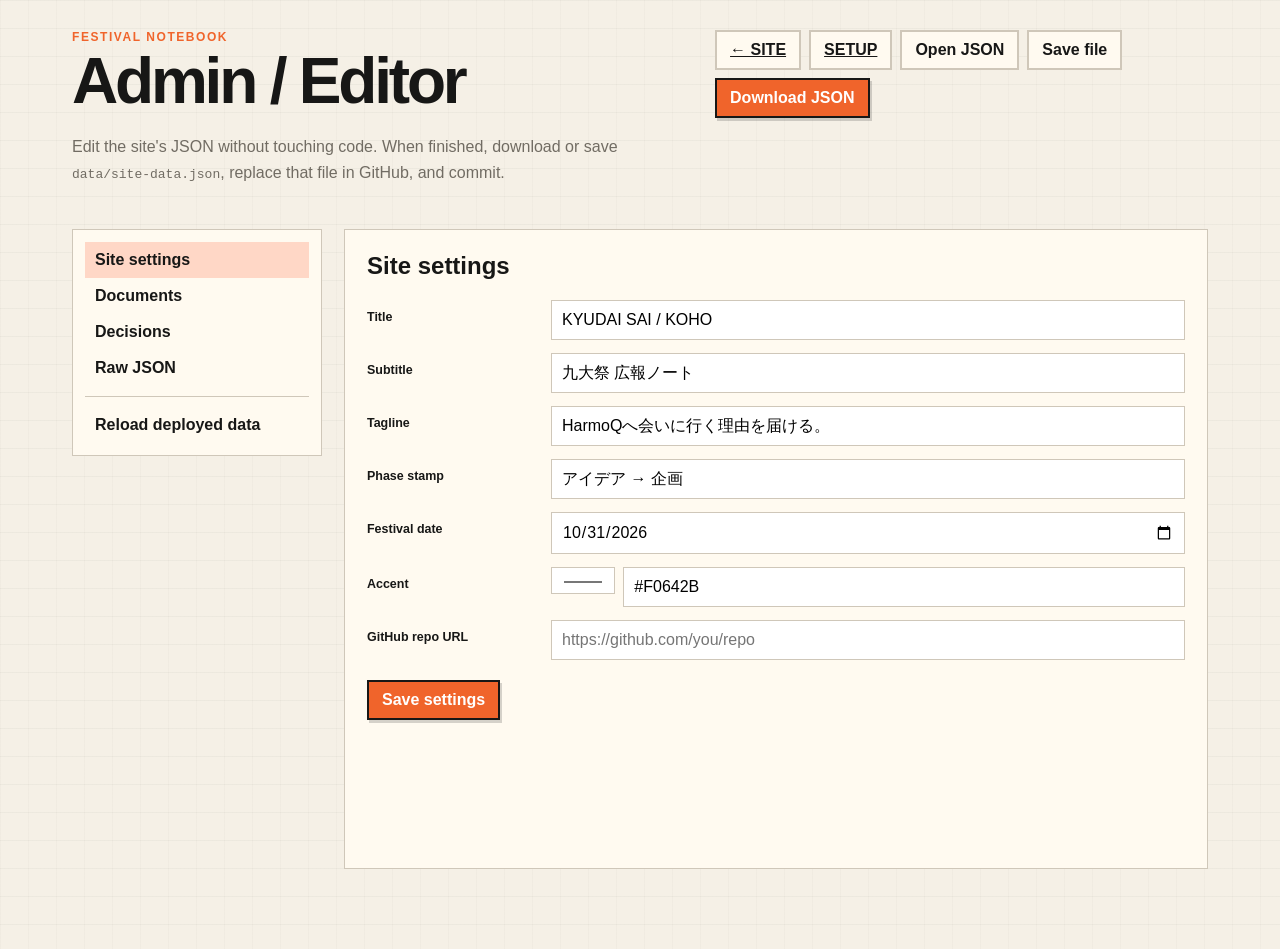
<file: admin.html>
<!doctype html>
<html lang="ja">
<head>
  <meta charset="utf-8">
  <meta name="viewport" content="width=device-width,initial-scale=1">
  <meta name="theme-color" content="#f5f0e6">
  <link rel="stylesheet" href="./assets/css/style.css">
  <title>Festival Notebook Admin</title>
</head>
<body>
  <div id="lockRoot"></div>
  <div class="admin-shell" id="adminRoot" hidden>
    <header class="admin-head">
      <div>
        <div class="doc-eyebrow">FESTIVAL NOTEBOOK</div>
        <h1>Admin / Editor</h1>
        <p style="color:var(--muted);max-width:720px;line-height:1.6">Edit the site's JSON without touching code. When finished, download or save <code>data/site-data.json</code>, replace that file in GitHub, and commit.</p>
      </div>
      <div class="toolbar">
        <a href="./" class="btn ghost">← SITE</a>
        <a href="./setup.html" class="btn ghost">SETUP</a>
        <button id="openFileBtn" class="btn ghost">Open JSON</button>
        <button id="saveFileBtn" class="btn ghost" disabled>Save file</button>
        <button id="downloadBtn" class="btn primary">Download JSON</button>
      </div>
    </header>

    <div class="admin-grid">
      <aside class="admin-sidebar">
        <button class="active" data-panel="settings">Site settings</button>
        <button data-panel="documents">Documents</button>
        <button data-panel="decisions">Decisions</button>
        <button data-panel="json">Raw JSON</button>
        <hr style="border:0;border-top:1px solid var(--line);margin:10px 0">
        <button id="reloadStarterBtn">Reload deployed data</button>
      </aside>
      <main class="admin-panel" id="adminPanel"></main>
    </div>
  </div>
  <div class="toast" id="toast"></div>
  <script type="module" src="./assets/js/admin.js"></script>
</body>
</html>
</file>
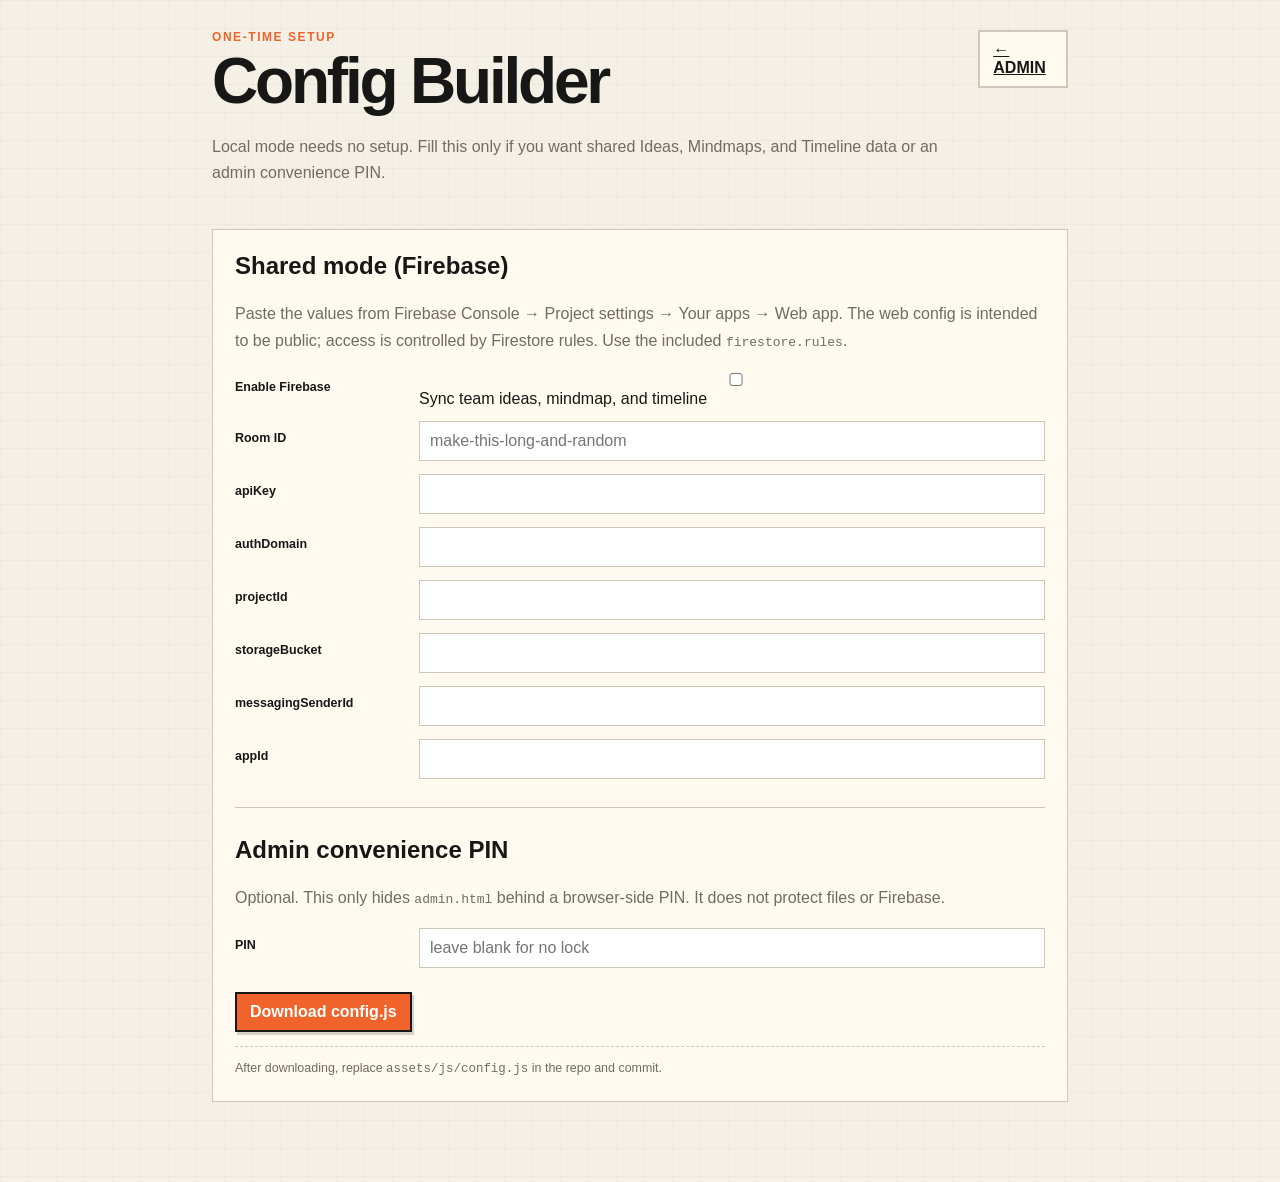
<file: setup.html>
<!doctype html>
<html lang="en">
<head>
  <meta charset="utf-8">
  <meta name="viewport" content="width=device-width,initial-scale=1">
  <link rel="stylesheet" href="./assets/css/style.css">
  <title>Festival Notebook Setup</title>
</head>
<body>
  <div class="admin-shell" style="max-width:900px">
    <header class="admin-head">
      <div><div class="doc-eyebrow">ONE-TIME SETUP</div><h1>Config Builder</h1><p style="color:var(--muted);line-height:1.6">Local mode needs no setup. Fill this only if you want shared Ideas, Mindmaps, and Timeline data or an admin convenience PIN.</p></div>
      <a class="btn ghost" href="./admin.html">← ADMIN</a>
    </header>
    <main class="admin-panel">
      <h2>Shared mode (Firebase)</h2>
      <p style="color:var(--muted);line-height:1.7">Paste the values from Firebase Console → Project settings → Your apps → Web app. The web config is intended to be public; access is controlled by Firestore rules. Use the included <code>firestore.rules</code>.</p>
      <div class="admin-row"><label>Enable Firebase</label><div><input id="enabled" type="checkbox"> <span>Sync team ideas, mindmap, and timeline</span></div></div>
      <div class="admin-row"><label>Room ID</label><input id="roomId" placeholder="make-this-long-and-random"></div>
      <div class="admin-row"><label>apiKey</label><input id="apiKey"></div>
      <div class="admin-row"><label>authDomain</label><input id="authDomain"></div>
      <div class="admin-row"><label>projectId</label><input id="projectId"></div>
      <div class="admin-row"><label>storageBucket</label><input id="storageBucket"></div>
      <div class="admin-row"><label>messagingSenderId</label><input id="messagingSenderId"></div>
      <div class="admin-row"><label>appId</label><input id="appId"></div>
      <hr style="border:0;border-top:1px solid var(--line);margin:28px 0">
      <h2>Admin convenience PIN</h2>
      <p style="color:var(--muted);line-height:1.7">Optional. This only hides <code>admin.html</code> behind a browser-side PIN. It does not protect files or Firebase.</p>
      <div class="admin-row"><label>PIN</label><input id="pin" type="password" placeholder="leave blank for no lock"></div>
      <div class="toolbar" style="margin-top:24px"><button class="btn primary" id="downloadConfig">Download config.js</button></div>
      <div class="mode-note">After downloading, replace <code>assets/js/config.js</code> in the repo and commit.</div>
    </main>
  </div>
  <div class="toast" id="toast"></div>
  <script type="module">
    const $=s=>document.querySelector(s);
    async function hashHex(value){if(!value)return '';const buf=await crypto.subtle.digest('SHA-256',new TextEncoder().encode(value));return [...new Uint8Array(buf)].map(b=>b.toString(16).padStart(2,'0')).join('')}
    $('#downloadConfig').onclick=async()=>{
      const pinHash=await hashHex($('#pin').value);
      const q=v=>JSON.stringify($(v).value.trim());
      const content=`export const APP_CONFIG = {\n  firebase: {\n    enabled: ${$('#enabled').checked},\n    roomId: ${q('#roomId')},\n    apiKey: ${q('#apiKey')},\n    authDomain: ${q('#authDomain')},\n    projectId: ${q('#projectId')},\n    storageBucket: ${q('#storageBucket')},\n    messagingSenderId: ${q('#messagingSenderId')},\n    appId: ${q('#appId')}\n  },\n  adminPinHash: ${JSON.stringify(pinHash)}\n};\n`;
      const blob=new Blob([content],{type:'text/javascript'});const a=document.createElement('a');a.href=URL.createObjectURL(blob);a.download='config.js';a.click();setTimeout(()=>URL.revokeObjectURL(a.href),1000);
      const t=$('#toast');t.textContent='Downloaded config.js';t.classList.add('show');setTimeout(()=>t.classList.remove('show'),2000);
    };
  </script>
</body>
</html>
</file>
<file: assets/css/style.css>
:root {
  --paper: #f5f0e6;
  --paper-2: #fffaf0;
  --ink: #171716;
  --muted: #716c63;
  --line: #cfc7b9;
  --accent: #f0642b;
  --accent-soft: #ffd7c6;
  --yellow: #f6d74f;
  --blue: #8ab8d8;
  --green: #98c7a4;
  --shadow: 4px 5px 0 rgba(23,23,22,.12);
  --radius: 10px;
}

* { box-sizing: border-box; }
html { scroll-behavior: smooth; }
body {
  margin: 0;
  color: var(--ink);
  background:
    linear-gradient(rgba(23,23,22,.035) 1px, transparent 1px),
    linear-gradient(90deg, rgba(23,23,22,.02) 1px, transparent 1px),
    var(--paper);
  background-size: 28px 28px, 28px 28px, auto;
  font-family: Inter, ui-sans-serif, -apple-system, BlinkMacSystemFont, "Segoe UI", "Noto Sans JP", sans-serif;
}

button, input, textarea, select { font: inherit; }
button { color: inherit; }
a { color: inherit; }

.shell { min-height: 100vh; }
.site-header {
  position: sticky;
  top: 0;
  z-index: 20;
  background: rgba(245,240,230,.92);
  backdrop-filter: blur(10px);
  border-bottom: 1px solid var(--line);
}
.header-inner {
  max-width: 1180px;
  margin: 0 auto;
  padding: 14px 22px 12px;
}
.topline {
  display: flex;
  align-items: center;
  justify-content: space-between;
  gap: 16px;
}
.brand {
  display: flex;
  align-items: baseline;
  gap: 10px;
  font-weight: 900;
  letter-spacing: .02em;
}
.brand small {
  font-size: .76rem;
  color: var(--muted);
  font-weight: 700;
  letter-spacing: .12em;
  text-transform: uppercase;
}
.phase-stamp {
  border: 2px solid var(--ink);
  padding: 4px 8px;
  transform: rotate(-1.5deg);
  font-size: .72rem;
  font-weight: 900;
  letter-spacing: .08em;
  background: var(--yellow);
}
.header-actions { display:flex; align-items:center; justify-content:flex-end; gap:12px; }
.language-toggle {
  display:flex;
  padding:3px;
  border:1px solid var(--line);
  border-radius:999px;
  background:var(--paper-2);
  box-shadow:2px 2px 0 rgba(23,23,22,.08);
}
.language-toggle button {
  min-width:46px;
  border:0;
  border-radius:999px;
  background:transparent;
  padding:5px 9px;
  color:var(--muted);
  cursor:pointer;
  font-size:.72rem;
  font-weight:900;
}
.language-toggle button.active { background:var(--ink); color:white; }
.language-toggle button:focus-visible { outline:3px solid var(--accent-soft); outline-offset:2px; }
.nav {
  display: flex;
  gap: 6px;
  margin-top: 12px;
  overflow-x: auto;
  scrollbar-width: none;
}
.nav::-webkit-scrollbar { display: none; }
.nav button {
  border: 0;
  border-bottom: 3px solid transparent;
  background: transparent;
  padding: 8px 11px 7px;
  cursor: pointer;
  font-weight: 800;
  white-space: nowrap;
}
.nav button.active { border-bottom-color: var(--accent); }

.hero {
  max-width: 1180px;
  margin: 0 auto;
  padding: 54px 22px 28px;
  display: grid;
  grid-template-columns: 1.5fr .7fr;
  gap: 34px;
  align-items: end;
}
.hero h1 {
  font-size: clamp(2.7rem, 7vw, 6.2rem);
  line-height: .92;
  margin: 0;
  letter-spacing: -.06em;
  max-width: 900px;
}
.hero .jp-tagline {
  margin: 18px 0 0;
  font-size: clamp(1.12rem, 2vw, 1.55rem);
  font-weight: 800;
}
.hero-note {
  background: var(--paper-2);
  border: 1px solid var(--line);
  box-shadow: var(--shadow);
  padding: 18px;
  transform: rotate(1deg);
  position: relative;
}
.hero-note::before {
  content: "";
  position: absolute;
  width: 84px;
  height: 24px;
  left: 50%;
  top: -13px;
  transform: translateX(-50%) rotate(-2deg);
  background: rgba(246,215,79,.68);
}
.hero-note .kicker { color: var(--muted); font-size: .76rem; font-weight: 900; letter-spacing: .12em; }
.hero-note .countdown { font-size: 2.35rem; font-weight: 950; margin: 7px 0 1px; }
.hero-note .small { color: var(--muted); font-size: .86rem; }

.main { max-width: 1180px; margin: 0 auto; padding: 0 22px 80px; }
.view { display: none; }
.view.active { display: block; }

.section-head {
  display: flex;
  justify-content: space-between;
  gap: 20px;
  align-items: end;
  padding: 26px 0 18px;
}
.section-head h2 { font-size: clamp(2rem, 4vw, 3.5rem); margin: 0; letter-spacing: -.04em; }
.section-head p { color: var(--muted); margin: 0; max-width: 560px; }

.paper-layout { display: grid; grid-template-columns: 250px minmax(0,1fr); gap: 26px; }
.doc-sidebar { position: sticky; top: 112px; align-self: start; }
.doc-list { display: grid; gap: 7px; }
.doc-list button {
  text-align: left;
  background: transparent;
  border: 0;
  border-left: 3px solid transparent;
  padding: 9px 10px;
  cursor: pointer;
  color: var(--muted);
}
.doc-list button.active { color: var(--ink); border-left-color: var(--accent); font-weight: 900; }
.doc-page {
  background: rgba(255,250,240,.76);
  border: 1px solid var(--line);
  box-shadow: 0 10px 32px rgba(23,23,22,.06);
  padding: clamp(22px, 5vw, 56px);
  min-height: 680px;
  position: relative;
}
.doc-page::after {
  content: "";
  position: absolute;
  right: 20px;
  top: 20px;
  width: 56px;
  height: 16px;
  background: rgba(240,100,43,.23);
  transform: rotate(5deg);
}
.doc-eyebrow { font-size: .75rem; letter-spacing: .13em; font-weight: 900; color: var(--accent); }
.doc-page h2 { font-size: clamp(2.2rem, 5vw, 4.8rem); line-height: .98; margin: 12px 0 12px; letter-spacing: -.05em; }
.doc-summary { color: var(--muted); font-size: 1.07rem; max-width: 720px; line-height: 1.75; }
.doc-meta { display:flex; gap:10px; flex-wrap:wrap; margin:18px 0 34px; }
.tag { border:1px solid var(--line); padding:4px 8px; font-size:.72rem; text-transform:uppercase; letter-spacing:.08em; background:var(--paper); }
.block { margin: 30px 0; }
.block h3 { font-size: 1.35rem; margin: 0 0 10px; }
.block p { margin: 0; line-height: 1.85; }
.callout { border: 2px solid var(--ink); padding: 18px 20px; background: var(--yellow); box-shadow: var(--shadow); transform: rotate(-.3deg); }
.callout h3 { text-transform: uppercase; font-size: .8rem; letter-spacing: .12em; }
.callout p { font-size: 1.35rem; font-weight: 900; line-height: 1.5; }
.callout.long p { font-size:1rem; font-weight:650; line-height:1.8; }
.split { display:grid; grid-template-columns:1fr 1fr; gap:14px; }
.split-card, .mini-card { border:1px solid var(--line); background:var(--paper-2); padding:18px; }
.split-card:nth-child(1) { border-top:5px solid var(--blue); }
.split-card:nth-child(2) { border-top:5px solid var(--green); }
.cards-grid { display:grid; grid-template-columns:repeat(2,minmax(0,1fr)); gap:12px; }
.cards-block > h3 { margin-bottom:12px; }
.mini-card h4 { margin:0 0 7px; font-size:.9rem; letter-spacing:.08em; }
.mini-card p { color:var(--muted); line-height:1.6; }
.checklist { display:grid; gap:9px; }
.checkitem { display:flex; align-items:flex-start; gap:10px; border-bottom:1px dashed var(--line); padding:8px 0; }
.checkbox { width:18px; height:18px; border:2px solid var(--ink); display:inline-grid; place-items:center; flex:0 0 auto; margin-top:2px; }
.checkitem.done .checkbox::after { content:"✓"; font-weight:950; margin-top:-4px; }
.checkitem.done span:last-child { text-decoration:line-through; color:var(--muted); }
.timeline { position:relative; margin-left:6px; }
.timeline::before { content:""; position:absolute; left:10px; top:5px; bottom:5px; border-left:2px solid var(--line); }
.timeline-item { position:relative; padding-left:40px; margin:18px 0; }
.timeline-item::before { content:""; position:absolute; left:4px; top:4px; width:14px; height:14px; border-radius:50%; background:var(--accent); border:2px solid var(--paper-2); box-shadow:0 0 0 1px var(--ink); }
.timeline-item .date { font-size:.7rem; letter-spacing:.12em; color:var(--accent); font-weight:900; }
.timeline-item strong { display:block; margin:2px 0; }
.timeline-item p { color:var(--muted); }

.toolbar { display:flex; gap:8px; flex-wrap:wrap; align-items:center; }
.btn {
  border: 2px solid var(--ink);
  background: var(--paper-2);
  padding: 9px 13px;
  cursor: pointer;
  font-weight: 900;
  box-shadow: 2px 3px 0 rgba(23,23,22,.18);
}
.btn:hover { transform: translate(-1px,-1px); box-shadow: 3px 4px 0 rgba(23,23,22,.18); }
.btn.primary { background: var(--accent); color:white; }
.btn.ghost { border-color:var(--line); box-shadow:none; }
.btn.small { padding:6px 9px; font-size:.82rem; }

.idea-guide {
  position:relative;
  display:grid;
  grid-template-columns:150px minmax(0,1fr);
  align-items:end;
  min-height:176px;
  margin:0 0 24px;
  border:2px solid var(--ink);
  background:linear-gradient(112deg, var(--accent-soft), #fff4a5 72%);
  box-shadow:var(--shadow);
  overflow:hidden;
}
.idea-guide[hidden], .idea-guide-show[hidden] { display:none; }
.idea-guide-character {
  height:174px;
  display:flex;
  align-items:flex-end;
  justify-content:center;
  overflow:hidden;
}
.idea-guide-character img {
  width:142px;
  height:auto;
  display:block;
  image-rendering:pixelated;
  transform:translateY(8px);
}
.idea-guide-dialogue {
  position:relative;
  align-self:center;
  margin:22px 58px 22px 8px;
  padding:18px 20px 14px;
  border:2px solid var(--ink);
  background:rgba(255,250,240,.96);
  box-shadow:3px 4px 0 rgba(23,23,22,.14);
}
.idea-guide-dialogue::before {
  content:"";
  position:absolute;
  left:-13px;
  bottom:28px;
  width:20px;
  height:20px;
  border-left:2px solid var(--ink);
  border-bottom:2px solid var(--ink);
  background:var(--paper-2);
  transform:rotate(45deg);
}
.idea-guide-kicker { color:var(--accent); font-size:.7rem; font-weight:950; letter-spacing:.14em; }
.idea-guide-dialogue p { min-height:3em; margin:7px 0 12px; font-weight:800; line-height:1.55; }
.idea-guide-controls { display:flex; align-items:center; justify-content:space-between; gap:16px; }
.idea-guide-controls span { color:var(--muted); font-size:.74rem; font-weight:800; }
.idea-guide-close {
  position:absolute;
  z-index:2;
  top:9px;
  right:10px;
  width:32px;
  height:32px;
  border:1px solid rgba(23,23,22,.35);
  border-radius:50%;
  background:rgba(255,250,240,.76);
  cursor:pointer;
  font-size:1.25rem;
  line-height:1;
}
.idea-guide-show {
  margin:0 0 20px;
  border:1px dashed var(--ink);
  background:var(--paper-2);
  padding:8px 12px;
  cursor:pointer;
  font-weight:800;
}
.translation-notice { border-left:6px solid var(--accent); background:#fff1ad; }
.translation-notice p { font-weight:950; }

.idea-layout { display:grid; grid-template-columns: 320px minmax(0,1fr); gap:22px; align-items:start; }
.idea-form-card {
  background: var(--paper-2);
  border: 1px solid var(--line);
  box-shadow: var(--shadow);
  padding: 18px;
  position:sticky;
  top:110px;
}
.form-row { display:grid; gap:6px; margin:0 0 13px; }
.form-row label { font-size:.78rem; font-weight:900; letter-spacing:.06em; }
.form-row input, .form-row textarea, .form-row select {
  width:100%;
  border:1px solid var(--line);
  background:#fffdf8;
  padding:10px 11px;
  color:var(--ink);
}
.form-row textarea { min-height:100px; resize:vertical; }
.mode-note { font-size:.78rem; line-height:1.55; color:var(--muted); border-top:1px dashed var(--line); padding-top:12px; margin-top:14px; }
.idea-filter { margin-bottom:14px; }
.idea-grid { display:grid; grid-template-columns:repeat(2,minmax(0,1fr)); gap:14px; }
.idea-card {
  min-height: 178px;
  padding: 18px;
  border: 1px solid var(--line);
  box-shadow: 3px 4px 0 rgba(23,23,22,.10);
  background: #fff6a8;
  transform: rotate(-.35deg);
  position:relative;
}
.idea-card:nth-child(3n+2) { background:#dcecf6; transform:rotate(.45deg); }
.idea-card:nth-child(3n) { background:#e1eedf; transform:rotate(-.1deg); }
.idea-card::before { content:""; width:58px; height:17px; background:rgba(255,255,255,.55); position:absolute; top:-8px; left:50%; transform:translateX(-50%) rotate(-3deg); }
.idea-card .cat { font-size:.68rem; letter-spacing:.12em; font-weight:950; color:var(--muted); }
.idea-card h3 { margin:9px 0 8px; font-size:1.22rem; }
.idea-card p { margin:0; line-height:1.65; }
.idea-card footer { margin-top:15px; color:var(--muted); font-size:.76rem; display:flex; justify-content:space-between; gap:8px; }
.idea-card-actions { display:flex; align-items:center; gap:9px; }
.idea-delete { border:0; border-bottom:1px solid currentColor; background:transparent; color:#9a2f24; cursor:pointer; font:inherit; font-weight:900; padding:1px 0; }
.idea-delete:hover, .idea-delete:focus-visible { color:#6f1811; outline-offset:3px; }

.map-wrap { border:1px solid var(--line); background:#fffaf0; min-height:650px; position:relative; overflow:hidden; box-shadow:0 10px 28px rgba(23,23,22,.05); }
.map-toolbar { position:absolute; z-index:5; left:12px; top:12px; display:flex; gap:7px; flex-wrap:wrap; }
#mindmapCanvas { position:absolute; inset:0; min-width:100%; min-height:100%; }
#mindmapLines { position:absolute; inset:0; width:100%; height:100%; pointer-events:none; overflow:visible; }
.map-node {
  position:absolute;
  width:170px;
  min-height:70px;
  padding:12px 14px;
  background:#fff4a5;
  border:2px solid var(--ink);
  box-shadow:3px 4px 0 rgba(23,23,22,.14);
  cursor:grab;
  user-select:none;
  touch-action:none;
}
.map-node.root { background:var(--accent-soft); width:210px; }
.map-node strong { display:block; line-height:1.35; }
.node-actions { display:flex; gap:4px; margin-top:8px; opacity:.62; }
.node-actions button { border:1px solid var(--line); background:rgba(255,255,255,.75); cursor:pointer; font-size:.72rem; padding:3px 5px; }
.map-node:active { cursor:grabbing; }
.map-help { position:absolute; right:12px; bottom:12px; max-width:290px; font-size:.75rem; color:var(--muted); background:rgba(255,250,240,.9); border:1px solid var(--line); padding:9px; }

.decisions { display:grid; gap:14px; max-width:880px; }
.decision { display:grid; grid-template-columns:130px 1fr; gap:20px; border-top:2px solid var(--ink); padding:16px 0 4px; }
.decision .date { font-size:.8rem; font-weight:900; color:var(--accent); }
.decision h3 { margin:0 0 6px; }
.decision p { margin:0; color:var(--muted); line-height:1.65; }

/* Shared publicity timeline */
.timeline-section-head { padding-bottom:12px; }
.timeline-toolbar {
  display:flex;
  justify-content:space-between;
  align-items:center;
  gap:16px;
  margin:0 0 18px;
}
.timeline-summary { display:flex; flex-wrap:wrap; gap:7px; }
.timeline-summary span {
  display:inline-flex;
  align-items:center;
  gap:6px;
  border:1px solid var(--line);
  background:var(--paper-2);
  padding:5px 9px;
  font-size:.75rem;
  font-weight:850;
}
.timeline-summary i { width:8px; height:8px; border-radius:50%; background:var(--line); }
.timeline-summary .active i { background:var(--accent); }
.timeline-summary .done i { background:var(--green); }
.project-timeline {
  position:relative;
  display:grid;
  gap:4px;
  padding:25px 28px 30px;
  border:1px solid var(--line);
  background:rgba(255,250,240,.78);
  box-shadow:0 10px 28px rgba(23,23,22,.05);
}
.project-timeline::before {
  content:"";
  position:absolute;
  left:191px;
  top:42px;
  bottom:42px;
  width:3px;
  background:repeating-linear-gradient(to bottom,var(--line) 0 8px,transparent 8px 14px);
}
.timeline-row {
  position:relative;
  display:grid;
  grid-template-columns:140px 46px minmax(0,1fr);
  align-items:center;
  min-height:112px;
}
.timeline-date { padding-right:13px; text-align:right; }
.timeline-date strong { display:block; font-size:.87rem; }
.timeline-date span { display:block; margin-top:3px; color:var(--muted); font-size:.7rem; }
.timeline-marker {
  z-index:2;
  justify-self:center;
  width:24px;
  height:24px;
  padding:0;
  border:4px solid var(--paper-2);
  border-radius:50%;
  background:var(--line);
  box-shadow:0 0 0 2px var(--ink);
  cursor:pointer;
}
.timeline-row.status-active .timeline-marker { background:var(--accent); }
.timeline-row.status-done .timeline-marker { background:var(--green); }
.timeline-card {
  width:100%;
  border:1px solid var(--line);
  border-left:5px solid var(--line);
  background:var(--paper-2);
  padding:16px 18px;
  text-align:left;
  cursor:pointer;
  box-shadow:3px 4px 0 rgba(23,23,22,.09);
  transition:transform .16s ease,box-shadow .16s ease,border-color .16s ease;
}
.timeline-row.status-active .timeline-card { border-left-color:var(--accent); background:#fff5ef; }
.timeline-row.status-done .timeline-card { border-left-color:var(--green); background:#f3f8f1; }
.timeline-card:hover,.timeline-card:focus-visible { transform:translate(-2px,-2px); box-shadow:5px 6px 0 rgba(23,23,22,.12); outline:none; border-color:var(--ink); }
.timeline-card-head { display:flex; align-items:center; justify-content:space-between; gap:12px; }
.timeline-card h3 { margin:0; font-size:1.18rem; }
.timeline-status {
  flex:0 0 auto;
  border:1px solid currentColor;
  padding:3px 7px;
  color:var(--muted);
  font-size:.66rem;
  font-weight:900;
  letter-spacing:.05em;
}
.status-active .timeline-status { color:var(--accent); }
.status-done .timeline-status { color:#3d7d4f; }
.timeline-card p { margin:8px 0 0; color:var(--muted); line-height:1.55; }
.timeline-open-hint { display:block; margin-top:9px; color:var(--accent); font-size:.7rem; font-weight:850; }
.timeline-mode { max-width:700px; margin-top:16px; }

.zoom-layout { display:grid; grid-template-columns:minmax(0,1.45fr) minmax(280px,.75fr); gap:20px; align-items:start; }
.zoom-panel,.zoom-results-panel { border:1px solid var(--line); background:var(--paper-2); box-shadow:var(--shadow); padding:22px; }
.zoom-panel h3,.zoom-results-panel h3 { margin:5px 0 16px; font-size:1.45rem; }
.zoom-legend { display:flex; flex-wrap:wrap; gap:8px; margin:0 0 18px; }
.zoom-legend span { border:1px solid var(--line); background:white; padding:6px 9px; font-size:.76rem; }
.zoom-legend b { display:inline-grid; place-items:center; min-width:20px; margin-right:3px; font-size:1rem; }
.zoom-choice-list { display:grid; gap:9px; margin:16px 0; }
.zoom-choice-row { display:grid; grid-template-columns:minmax(0,1fr) auto; align-items:center; gap:14px; border:1px solid var(--line); background:#fffdf8; padding:11px 12px; }
.zoom-choice-date strong { display:block; }
.zoom-choice-date span { display:block; margin-top:2px; color:var(--muted); font-size:.76rem; }
.availability-choices { display:flex; gap:5px; }
.availability-choice { width:40px; height:36px; border:1px solid var(--line); border-radius:7px; background:white; cursor:pointer; font-size:1.08rem; font-weight:950; }
.availability-choice:hover,.availability-choice:focus-visible { border-color:var(--ink); outline:2px solid var(--accent-soft); outline-offset:1px; }
.availability-choice.active[data-status="yes"] { color:#205f34; border-color:#4f9a63; background:#dff2e2; }
.availability-choice.active[data-status="no"] { color:#8f2e24; border-color:#c15e50; background:#ffe2dd; }
.availability-choice.active[data-status="maybe"] { color:#765b00; border-color:#b99218; background:#fff1ad; }
.zoom-candidate-list { display:grid; gap:7px; margin-bottom:16px; }
.zoom-candidate { display:flex; align-items:center; justify-content:space-between; gap:8px; border-bottom:1px dashed var(--line); padding:8px 0; }
.zoom-candidate strong { display:block; }
.zoom-candidate span { color:var(--muted); font-size:.75rem; }
.zoom-slot-delete { border:0; background:transparent; color:#9a2f24; cursor:pointer; font-weight:900; padding:5px; }
.zoom-slot-form { border-top:1px solid var(--line); padding-top:16px; }
.zoom-results-panel { margin-top:20px; box-shadow:none; }
.zoom-results-head { display:flex; justify-content:space-between; align-items:end; gap:18px; }
.zoom-results-head p { max-width:420px; margin:0 0 16px; color:var(--muted); font-size:.82rem; }
.zoom-results { overflow-x:auto; border:1px solid var(--line); }
.zoom-results table { width:100%; min-width:680px; border-collapse:collapse; background:white; }
.zoom-results th,.zoom-results td { border:1px solid var(--line); padding:10px 9px; text-align:center; white-space:nowrap; }
.zoom-results th { background:#f6f1e7; font-size:.75rem; }
.zoom-results th:first-child,.zoom-results td:first-child { position:sticky; left:0; z-index:2; min-width:150px; text-align:left; background:var(--paper-2); }
.zoom-results td.status-yes { color:#205f34; background:#e9f6e9; font-size:1.15rem; font-weight:950; }
.zoom-results td.status-no { color:#8f2e24; background:#fff0ed; font-size:1.15rem; font-weight:950; }
.zoom-results td.status-maybe { color:#765b00; background:#fff7cf; font-size:1.15rem; font-weight:950; }
.zoom-results .zoom-counts td { color:var(--muted); background:#f8f5ee; font-size:.72rem; font-weight:800; }
.zoom-edit-response { border:0; border-bottom:1px solid currentColor; background:transparent; color:var(--accent); cursor:pointer; font-size:.7rem; font-weight:900; padding:1px 0; }

.timeline-modal { position:fixed; inset:0; z-index:100; display:grid; place-items:center; padding:18px; }
.timeline-modal[hidden] { display:none; }
.timeline-modal-backdrop { position:absolute; inset:0; background:rgba(23,23,22,.56); backdrop-filter:blur(3px); }
.timeline-modal-card {
  position:relative;
  z-index:1;
  width:min(650px,100%);
  max-height:min(780px,calc(100vh - 36px));
  overflow:auto;
  border:2px solid var(--ink);
  background:var(--paper-2);
  box-shadow:8px 10px 0 rgba(23,23,22,.25);
  padding:26px;
}
.timeline-modal-card h2 { margin:6px 42px 20px 0; font-size:clamp(1.7rem,4vw,2.7rem); line-height:1.05; }
.timeline-modal-close {
  position:absolute;
  top:14px;
  right:14px;
  width:34px;
  height:34px;
  border:1px solid var(--line);
  border-radius:50%;
  background:white;
  cursor:pointer;
  font-size:1.3rem;
}
.timeline-form-grid { display:grid; grid-template-columns:1fr 1fr; gap:12px; }
.timeline-modal-card textarea { min-height:150px; }
.timeline-modal-actions { display:flex; justify-content:space-between; gap:10px; margin-top:18px; }
.btn.danger { color:#9a2f24; border-color:#b95648; background:#fff5f1; }
body.modal-open { overflow:hidden; }

.empty { padding:28px; border:1px dashed var(--line); color:var(--muted); text-align:center; }
.toast { position:fixed; right:18px; bottom:18px; z-index:60; background:var(--ink); color:white; padding:11px 14px; opacity:0; pointer-events:none; transform:translateY(8px); transition:.2s; max-width:340px; }
.toast.show { opacity:1; transform:none; }

/* Admin */
.admin-shell { max-width:1180px; margin:0 auto; padding:30px 22px 80px; }
.admin-head { display:flex; justify-content:space-between; gap:20px; align-items:flex-start; margin-bottom:28px; }
.admin-head h1 { margin:0; font-size:clamp(2.2rem,5vw,4.6rem); letter-spacing:-.05em; }
.admin-grid { display:grid; grid-template-columns:250px minmax(0,1fr); gap:22px; }
.admin-sidebar { position:sticky; top:20px; align-self:start; background:var(--paper-2); border:1px solid var(--line); padding:12px; }
.admin-sidebar button { width:100%; text-align:left; padding:9px 10px; border:0; background:transparent; cursor:pointer; font-weight:800; }
.admin-sidebar button.active { background:var(--accent-soft); }
.admin-panel { background:var(--paper-2); border:1px solid var(--line); padding:22px; min-height:640px; }
.admin-panel h2 { margin-top:0; }
.admin-row { display:grid; grid-template-columns:170px 1fr; gap:14px; align-items:start; margin:13px 0; }
.admin-row label { font-size:.78rem; font-weight:900; padding-top:10px; }
.admin-row input, .admin-row textarea, .admin-row select { width:100%; border:1px solid var(--line); background:white; padding:10px; }
.admin-row textarea { min-height:120px; }
.admin-list { display:grid; gap:8px; }
.admin-item { border:1px solid var(--line); padding:12px; display:flex; gap:10px; justify-content:space-between; align-items:center; background:#fffdf8; }
.admin-item .meta { min-width:0; }
.admin-item .meta strong { display:block; }
.admin-item .meta span { color:var(--muted); font-size:.8rem; }
.admin-actions { display:flex; gap:6px; flex-wrap:wrap; }
.block-editor { border:1px dashed var(--line); padding:14px; margin:12px 0; background:#fffdf8; }
.block-editor header { display:flex; justify-content:space-between; gap:10px; align-items:center; margin-bottom:10px; }
.block-editor header strong { text-transform:uppercase; font-size:.75rem; letter-spacing:.1em; }
.json-box { width:100%; min-height:320px; font-family:ui-monospace,SFMono-Regular,Menlo,monospace; font-size:.8rem; }
.lock-screen { max-width:420px; margin:80px auto; background:var(--paper-2); border:1px solid var(--line); box-shadow:var(--shadow); padding:24px; }

@media (max-width: 860px) {
  .hero { grid-template-columns:1fr; padding-top:36px; }
  .paper-layout, .idea-layout, .admin-grid { grid-template-columns:1fr; }
  .doc-sidebar, .idea-form-card, .admin-sidebar { position:static; }
  .doc-list { display:flex; overflow-x:auto; padding-bottom:6px; }
  .doc-list button { min-width:max-content; border-left:0; border-bottom:3px solid transparent; }
  .doc-list button.active { border-bottom-color:var(--accent); }
  .idea-grid { grid-template-columns:1fr; }
  .admin-row { grid-template-columns:1fr; gap:5px; }
  .admin-row label { padding-top:0; }
  .decision { grid-template-columns:1fr; gap:4px; }
  .idea-guide { grid-template-columns:125px minmax(0,1fr); }
  .idea-guide-character img { width:120px; }
  .idea-guide-dialogue { margin-left:4px; }
  .zoom-layout { grid-template-columns:1fr; }
}

@media (max-width: 560px) {
  .header-inner, .hero, .main, .admin-shell { padding-left:14px; padding-right:14px; }
  .phase-stamp { display:none; }
  .header-actions { gap:6px; }
  .language-toggle button { min-width:41px; padding:5px 7px; }
  .brand { align-items:flex-start; flex-direction:column; gap:1px; }
  .hero h1 { font-size:3.05rem; }
  .doc-page { padding:22px 17px; }
  .split, .cards-grid { grid-template-columns:1fr; }
  .section-head { align-items:flex-start; flex-direction:column; }
  .map-wrap { min-height:590px; }
  .map-node { width:145px; font-size:.86rem; }
  .idea-guide { grid-template-columns:92px minmax(0,1fr); min-height:155px; }
  .idea-guide-character { height:153px; }
  .idea-guide-character img { width:98px; transform:translateY(5px); }
  .idea-guide-dialogue { margin:16px 45px 16px 0; padding:13px 12px 11px; }
  .idea-guide-dialogue::before { left:-10px; width:16px; height:16px; }
  .idea-guide-dialogue p { min-height:4.6em; font-size:.9rem; margin-top:5px; }
  .idea-guide-controls { gap:8px; }
  .timeline-toolbar { align-items:flex-start; flex-direction:column; }
  .project-timeline { padding:18px 14px 24px; }
  .project-timeline::before { left:29px; top:36px; bottom:36px; }
  .timeline-row { grid-template-columns:30px minmax(0,1fr); grid-template-rows:auto auto; align-items:start; min-height:126px; }
  .timeline-date { grid-column:2; grid-row:1; padding:0 0 7px 10px; text-align:left; }
  .timeline-date strong,.timeline-date span { display:inline; }
  .timeline-date span { margin-left:7px; }
  .timeline-marker { grid-column:1; grid-row:1 / span 2; margin-top:3px; }
  .timeline-card { grid-column:2; grid-row:2; padding:14px; }
  .timeline-card-head { align-items:flex-start; flex-direction:column; gap:7px; }
  .timeline-form-grid { grid-template-columns:1fr; gap:0; }
  .timeline-modal { padding:10px; }
  .timeline-modal-card { max-height:calc(100vh - 20px); padding:20px 16px; }
  .zoom-panel,.zoom-results-panel { padding:17px 14px; }
  .zoom-choice-row { grid-template-columns:1fr; gap:9px; }
  .availability-choices { width:100%; }
  .availability-choice { flex:1; }
  .zoom-results-head { align-items:flex-start; flex-direction:column; gap:0; }
}
</file>
